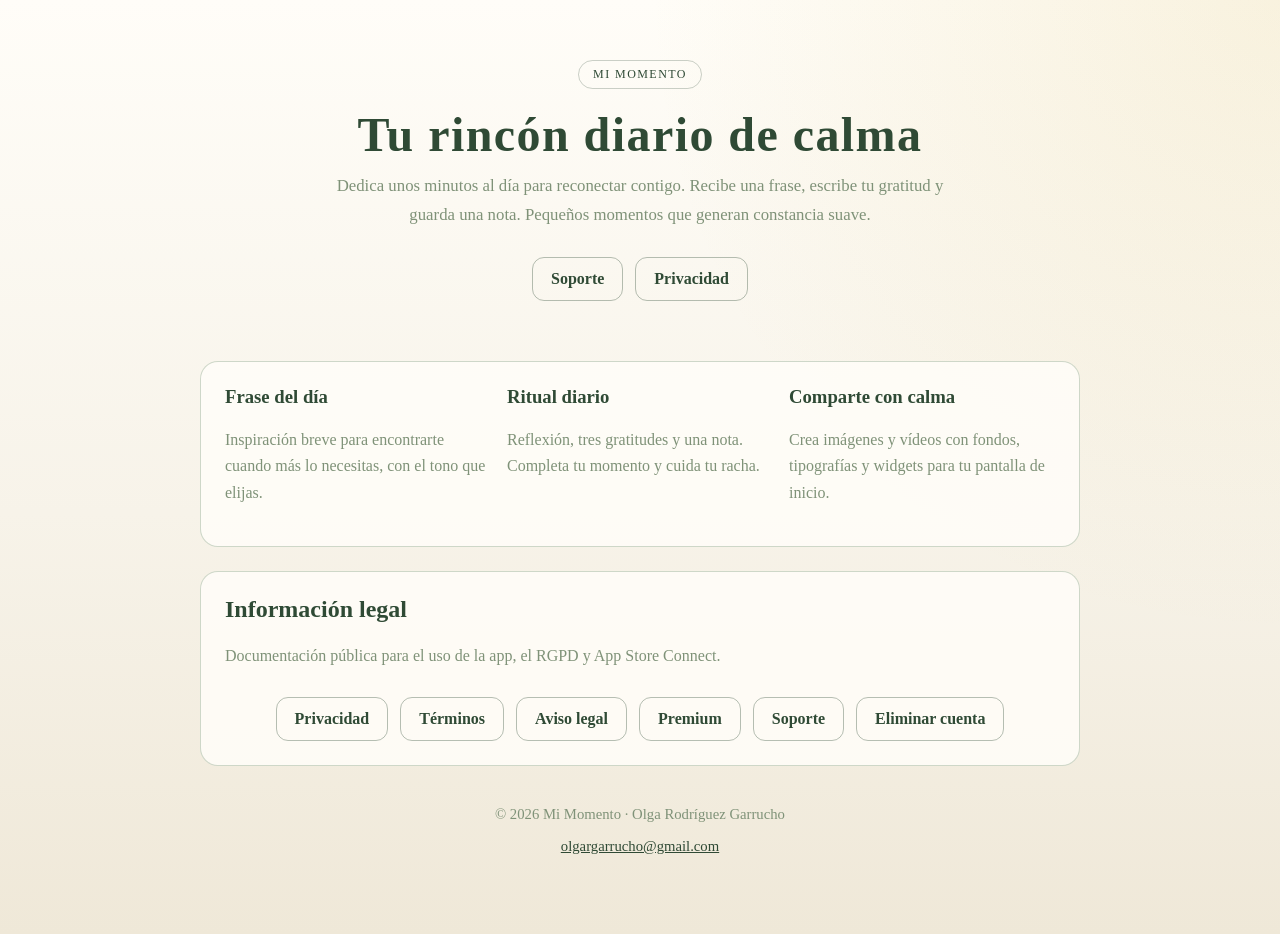
<file: index.html>
<!DOCTYPE html>
<html lang="es">
<head>
  <meta charset="UTF-8">
  <meta name="viewport" content="width=device-width, initial-scale=1.0">
  <meta name="description" content="Mi Momento: tu rincón diario de calma. Información legal, privacidad, términos y soporte.">
  <title>Mi Momento</title>
  <link rel="stylesheet" href="assets/styles.css">
</head>
<body>
  <main class="wrap">
    <section class="hero">
      <span class="badge">Mi Momento</span>
      <h1>Tu rincón diario de calma</h1>
      <p class="lead">
        Dedica unos minutos al día para reconectar contigo. Recibe una frase, escribe tu gratitud
        y guarda una nota. Pequeños momentos que generan constancia suave.
      </p>
      <div class="nav">
        <a class="button secondary" href="support.html">Soporte</a>
        <a class="button secondary" href="privacy.html">Privacidad</a>
      </div>
    </section>

    <section class="card grid grid-3">
      <article class="feature">
        <h3>Frase del día</h3>
        <p>Inspiración breve para encontrarte cuando más lo necesitas, con el tono que elijas.</p>
      </article>
      <article class="feature">
        <h3>Ritual diario</h3>
        <p>Reflexión, tres gratitudes y una nota. Completa tu momento y cuida tu racha.</p>
      </article>
      <article class="feature">
        <h3>Comparte con calma</h3>
        <p>Crea imágenes y vídeos con fondos, tipografías y widgets para tu pantalla de inicio.</p>
      </article>
    </section>

    <section class="card">
      <h2>Información legal</h2>
      <p>Documentación pública para el uso de la app, el RGPD y App Store Connect.</p>
      <div class="nav">
        <a class="button secondary" href="privacy.html">Privacidad</a>
        <a class="button secondary" href="terms.html">Términos</a>
        <a class="button secondary" href="legal.html">Aviso legal</a>
        <a class="button secondary" href="premium.html">Premium</a>
        <a class="button secondary" href="support.html">Soporte</a>
        <a class="button secondary" href="delete.html">Eliminar cuenta</a>
      </div>
    </section>

    <footer>
      <p>© 2026 Mi Momento · Olga Rodríguez Garrucho</p>
      <p><a href="mailto:olgargarrucho@gmail.com">olgargarrucho@gmail.com</a></p>
    </footer>
  </main>
</body>
</html>
</file>
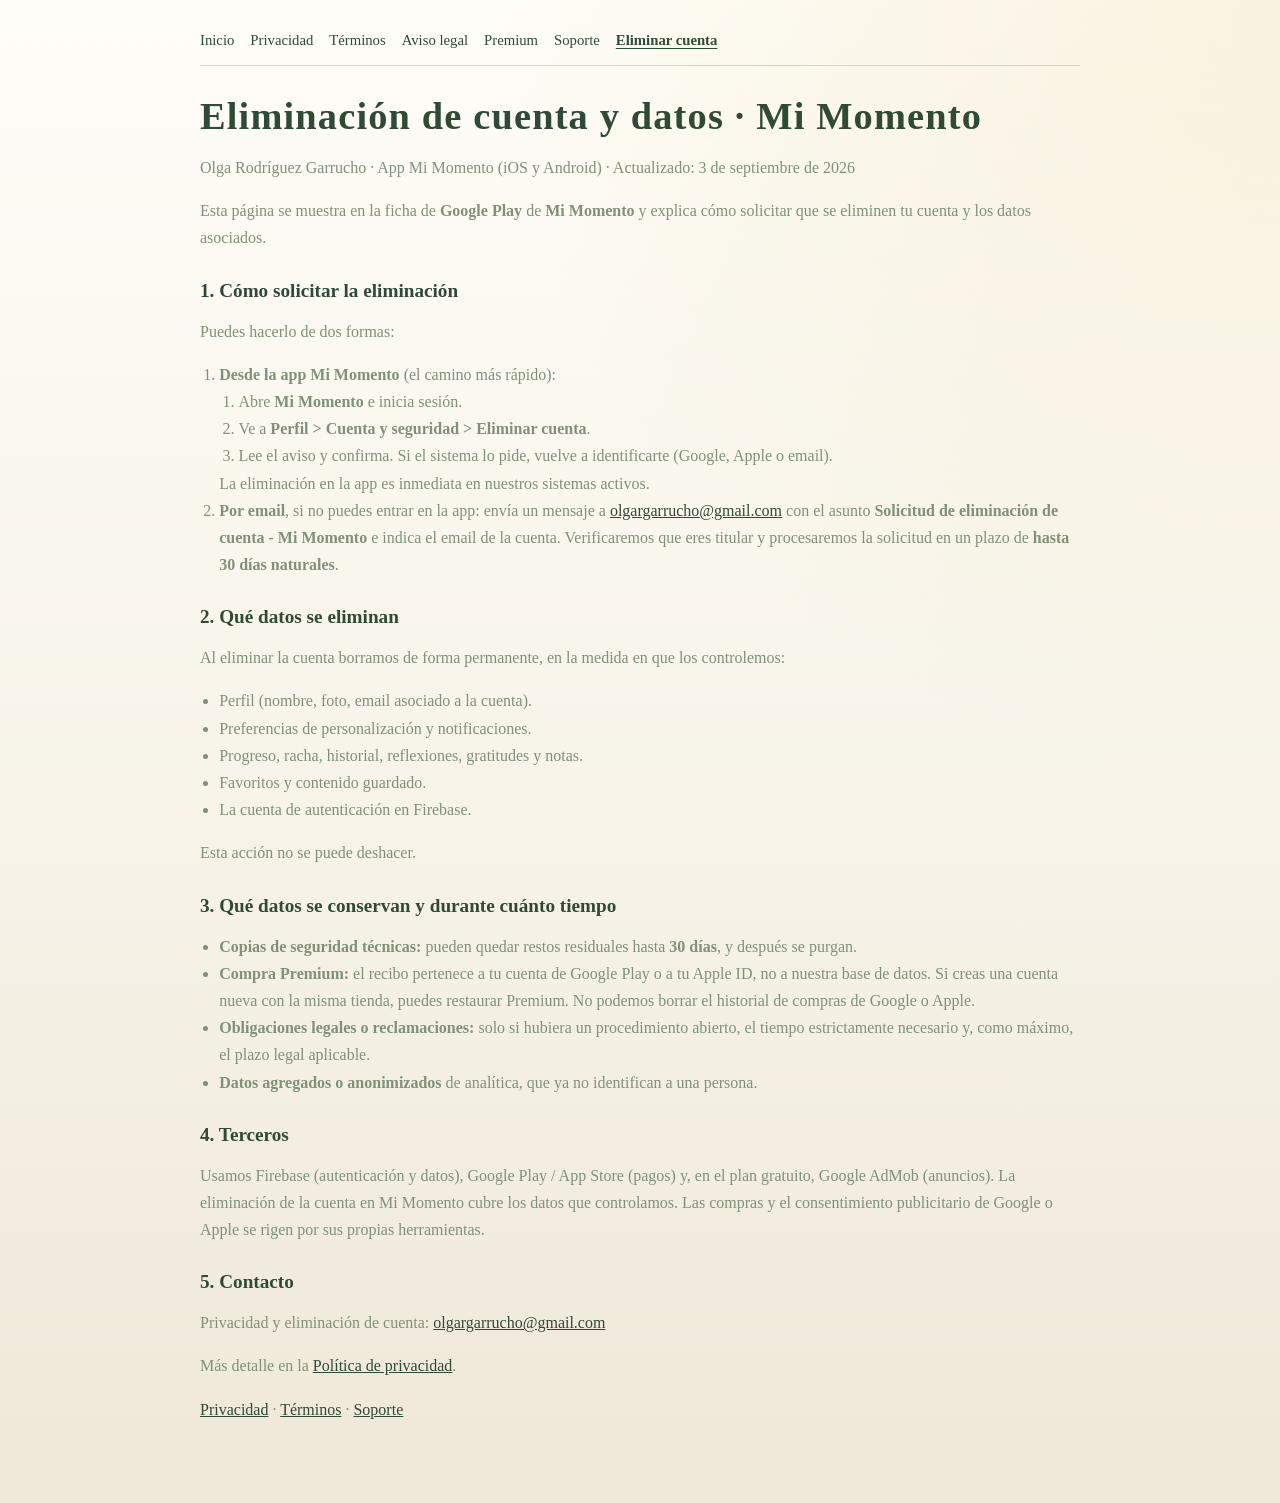
<file: delete.html>
<!DOCTYPE html>
<html lang="es">
<head>
  <meta charset="UTF-8">
  <meta name="viewport" content="width=device-width, initial-scale=1.0">
  <meta name="description" content="Cómo solicitar la eliminación de tu cuenta y datos en Mi Momento (iOS y Android).">
  <title>Eliminación de cuenta · Mi Momento</title>
  <link rel="stylesheet" href="assets/styles.css">
</head>
<body>
  <main class="wrap legal">
    <nav class="legal-nav" aria-label="Documentos legales">
      <a href="index.html">Inicio</a>
      <a href="privacy.html">Privacidad</a>
      <a href="terms.html">Términos</a>
      <a href="legal.html">Aviso legal</a>
      <a href="premium.html">Premium</a>
      <a href="support.html">Soporte</a>
      <a href="delete.html" aria-current="page">Eliminar cuenta</a>
    </nav>

    <h1>Eliminación de cuenta y datos · Mi Momento</h1>
    <p class="meta">Olga Rodríguez Garrucho · App Mi Momento (iOS y Android) · Actualizado: 3 de septiembre de 2026</p>
    <p>Esta página se muestra en la ficha de <strong>Google Play</strong> de <strong>Mi Momento</strong> y explica cómo solicitar que se eliminen tu cuenta y los datos asociados.</p>

    <h2>1. Cómo solicitar la eliminación</h2>
    <p>Puedes hacerlo de dos formas:</p>
    <ol>
      <li>
        <strong>Desde la app Mi Momento</strong> (el camino más rápido):
        <ol>
          <li>Abre <strong>Mi Momento</strong> e inicia sesión.</li>
          <li>Ve a <strong>Perfil &gt; Cuenta y seguridad &gt; Eliminar cuenta</strong>.</li>
          <li>Lee el aviso y confirma. Si el sistema lo pide, vuelve a identificarte (Google, Apple o email).</li>
        </ol>
        La eliminación en la app es inmediata en nuestros sistemas activos.
      </li>
      <li>
        <strong>Por email</strong>, si no puedes entrar en la app:
        envía un mensaje a
        <a href="mailto:olgargarrucho@gmail.com?subject=Solicitud%20de%20eliminacion%20de%20cuenta%20-%20Mi%20Momento">olgargarrucho@gmail.com</a>
        con el asunto <strong>Solicitud de eliminación de cuenta - Mi Momento</strong>
        e indica el email de la cuenta. Verificaremos que eres titular y procesaremos la solicitud
        en un plazo de <strong>hasta 30 días naturales</strong>.
      </li>
    </ol>

    <h2>2. Qué datos se eliminan</h2>
    <p>Al eliminar la cuenta borramos de forma permanente, en la medida en que los controlemos:</p>
    <ul>
      <li>Perfil (nombre, foto, email asociado a la cuenta).</li>
      <li>Preferencias de personalización y notificaciones.</li>
      <li>Progreso, racha, historial, reflexiones, gratitudes y notas.</li>
      <li>Favoritos y contenido guardado.</li>
      <li>La cuenta de autenticación en Firebase.</li>
    </ul>
    <p>Esta acción no se puede deshacer.</p>

    <h2>3. Qué datos se conservan y durante cuánto tiempo</h2>
    <ul>
      <li><strong>Copias de seguridad técnicas:</strong> pueden quedar restos residuales hasta <strong>30 días</strong>, y después se purgan.</li>
      <li><strong>Compra Premium:</strong> el recibo pertenece a tu cuenta de Google Play o a tu Apple ID, no a nuestra base de datos. Si creas una cuenta nueva con la misma tienda, puedes restaurar Premium. No podemos borrar el historial de compras de Google o Apple.</li>
      <li><strong>Obligaciones legales o reclamaciones:</strong> solo si hubiera un procedimiento abierto, el tiempo estrictamente necesario y, como máximo, el plazo legal aplicable.</li>
      <li><strong>Datos agregados o anonimizados</strong> de analítica, que ya no identifican a una persona.</li>
    </ul>

    <h2>4. Terceros</h2>
    <p>Usamos Firebase (autenticación y datos), Google Play / App Store (pagos) y, en el plan gratuito, Google AdMob (anuncios). La eliminación de la cuenta en Mi Momento cubre los datos que controlamos. Las compras y el consentimiento publicitario de Google o Apple se rigen por sus propias herramientas.</p>

    <h2>5. Contacto</h2>
    <p>Privacidad y eliminación de cuenta: <a href="mailto:olgargarrucho@gmail.com">olgargarrucho@gmail.com</a></p>
    <p>Más detalle en la <a href="privacy.html">Política de privacidad</a>.</p>

    <p class="meta">
      <a href="privacy.html">Privacidad</a> ·
      <a href="terms.html">Términos</a> ·
      <a href="support.html">Soporte</a>
    </p>
  </main>
</body>
</html>
</file>
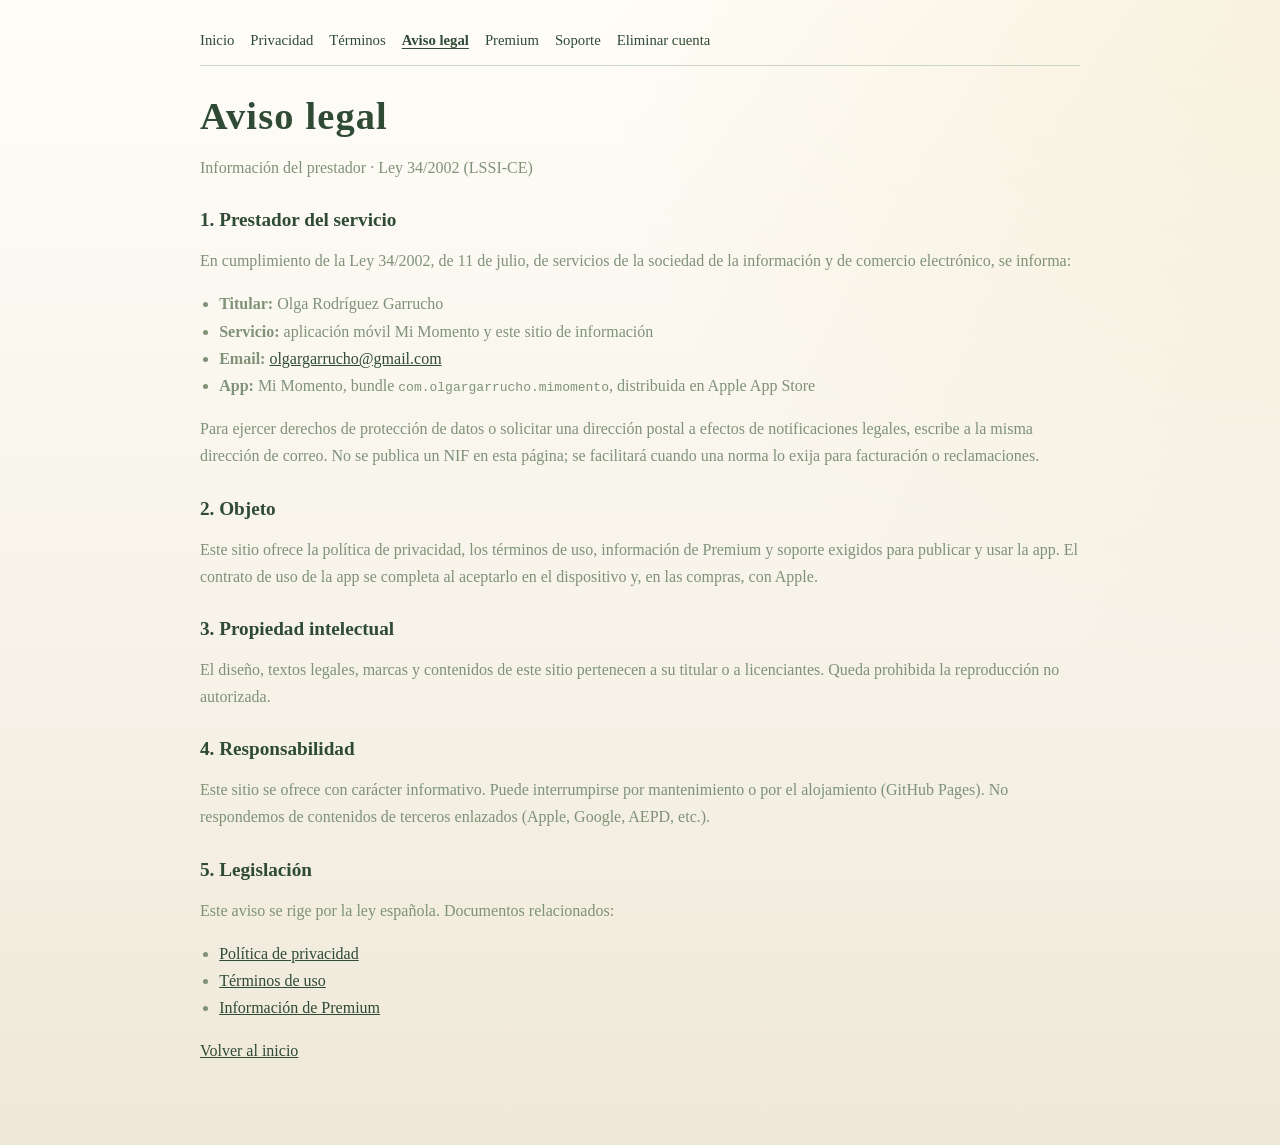
<file: legal.html>
<!DOCTYPE html>
<html lang="es">
<head>
  <meta charset="UTF-8">
  <meta name="viewport" content="width=device-width, initial-scale=1.0">
  <meta name="description" content="Aviso legal de Mi Momento. Identificación del prestador del servicio conforme a la LSSI-CE.">
  <title>Aviso legal · Mi Momento</title>
  <link rel="stylesheet" href="assets/styles.css">
</head>
<body>
  <main class="wrap legal">
    <nav class="legal-nav" aria-label="Documentos legales">
      <a href="index.html">Inicio</a>
      <a href="privacy.html">Privacidad</a>
      <a href="terms.html">Términos</a>
      <a href="legal.html" aria-current="page">Aviso legal</a>
      <a href="premium.html">Premium</a>
      <a href="support.html">Soporte</a>
      <a href="delete.html">Eliminar cuenta</a>
    </nav>

    <h1>Aviso legal</h1>
    <p class="meta">Información del prestador · Ley 34/2002 (LSSI-CE)</p>

    <h2>1. Prestador del servicio</h2>
    <p>En cumplimiento de la Ley 34/2002, de 11 de julio, de servicios de la sociedad de la información y de comercio electrónico, se informa:</p>
    <ul>
      <li><strong>Titular:</strong> Olga Rodríguez Garrucho</li>
      <li><strong>Servicio:</strong> aplicación móvil Mi Momento y este sitio de información</li>
      <li><strong>Email:</strong> <a href="mailto:olgargarrucho@gmail.com">olgargarrucho@gmail.com</a></li>
      <li><strong>App:</strong> Mi Momento, bundle <code>com.olgargarrucho.mimomento</code>, distribuida en Apple App Store</li>
    </ul>
    <p>Para ejercer derechos de protección de datos o solicitar una dirección postal a efectos de notificaciones legales, escribe a la misma dirección de correo. No se publica un NIF en esta página; se facilitará cuando una norma lo exija para facturación o reclamaciones.</p>

    <h2>2. Objeto</h2>
    <p>Este sitio ofrece la política de privacidad, los términos de uso, información de Premium y soporte exigidos para publicar y usar la app. El contrato de uso de la app se completa al aceptarlo en el dispositivo y, en las compras, con Apple.</p>

    <h2>3. Propiedad intelectual</h2>
    <p>El diseño, textos legales, marcas y contenidos de este sitio pertenecen a su titular o a licenciantes. Queda prohibida la reproducción no autorizada.</p>

    <h2>4. Responsabilidad</h2>
    <p>Este sitio se ofrece con carácter informativo. Puede interrumpirse por mantenimiento o por el alojamiento (GitHub Pages). No respondemos de contenidos de terceros enlazados (Apple, Google, AEPD, etc.).</p>

    <h2>5. Legislación</h2>
    <p>Este aviso se rige por la ley española. Documentos relacionados:</p>
    <ul>
      <li><a href="privacy.html">Política de privacidad</a></li>
      <li><a href="terms.html">Términos de uso</a></li>
      <li><a href="premium.html">Información de Premium</a></li>
    </ul>

    <p class="meta"><a href="index.html">Volver al inicio</a></p>
  </main>
</body>
</html>
</file>
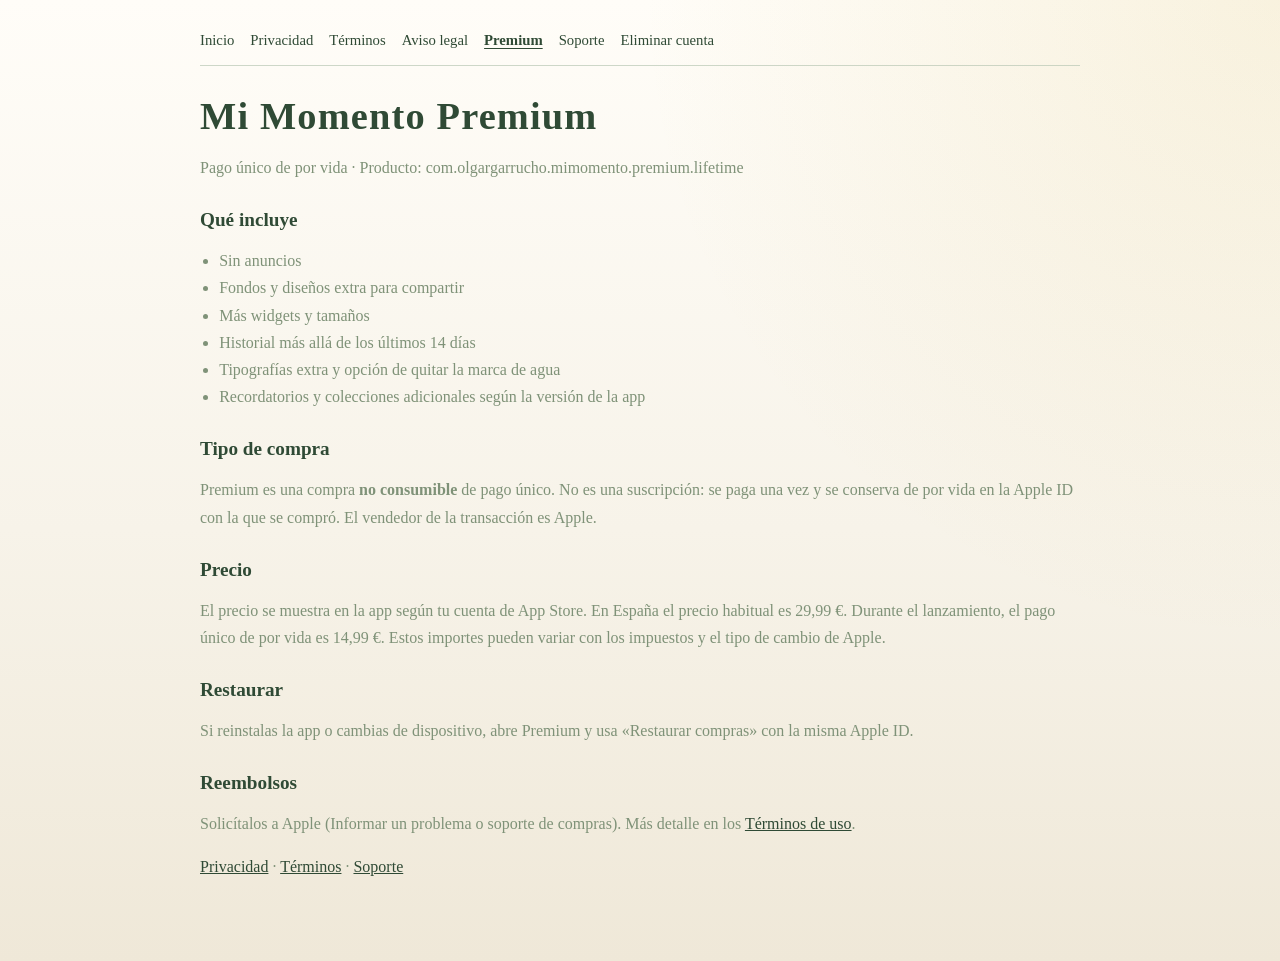
<file: premium.html>
<!DOCTYPE html>
<html lang="es">
<head>
  <meta charset="UTF-8">
  <meta name="viewport" content="width=device-width, initial-scale=1.0">
  <meta name="description" content="Información de Mi Momento Premium: pago único de por vida, qué incluye y cómo restaurar.">
  <title>Premium · Mi Momento</title>
  <link rel="stylesheet" href="assets/styles.css">
</head>
<body>
  <main class="wrap legal">
    <nav class="legal-nav" aria-label="Documentos legales">
      <a href="index.html">Inicio</a>
      <a href="privacy.html">Privacidad</a>
      <a href="terms.html">Términos</a>
      <a href="legal.html">Aviso legal</a>
      <a href="premium.html" aria-current="page">Premium</a>
      <a href="support.html">Soporte</a>
      <a href="delete.html">Eliminar cuenta</a>
    </nav>

    <h1>Mi Momento Premium</h1>
    <p class="meta">Pago único de por vida · Producto: com.olgargarrucho.mimomento.premium.lifetime</p>

    <h2>Qué incluye</h2>
    <ul>
      <li>Sin anuncios</li>
      <li>Fondos y diseños extra para compartir</li>
      <li>Más widgets y tamaños</li>
      <li>Historial más allá de los últimos 14 días</li>
      <li>Tipografías extra y opción de quitar la marca de agua</li>
      <li>Recordatorios y colecciones adicionales según la versión de la app</li>
    </ul>

    <h2>Tipo de compra</h2>
    <p>Premium es una compra <strong>no consumible</strong> de pago único. No es una suscripción: se paga una vez y se conserva de por vida en la Apple ID con la que se compró. El vendedor de la transacción es Apple.</p>

    <h2>Precio</h2>
    <p>El precio se muestra en la app según tu cuenta de App Store. En España el precio habitual es 29,99&nbsp;€. Durante el lanzamiento, el pago único de por vida es 14,99&nbsp;€. Estos importes pueden variar con los impuestos y el tipo de cambio de Apple.</p>

    <h2>Restaurar</h2>
    <p>Si reinstalas la app o cambias de dispositivo, abre Premium y usa «Restaurar compras» con la misma Apple ID.</p>

    <h2>Reembolsos</h2>
    <p>Solicítalos a Apple (Informar un problema o soporte de compras). Más detalle en los <a href="terms.html">Términos de uso</a>.</p>

    <p class="meta">
      <a href="privacy.html">Privacidad</a> ·
      <a href="terms.html">Términos</a> ·
      <a href="support.html">Soporte</a>
    </p>
  </main>
</body>
</html>
</file>
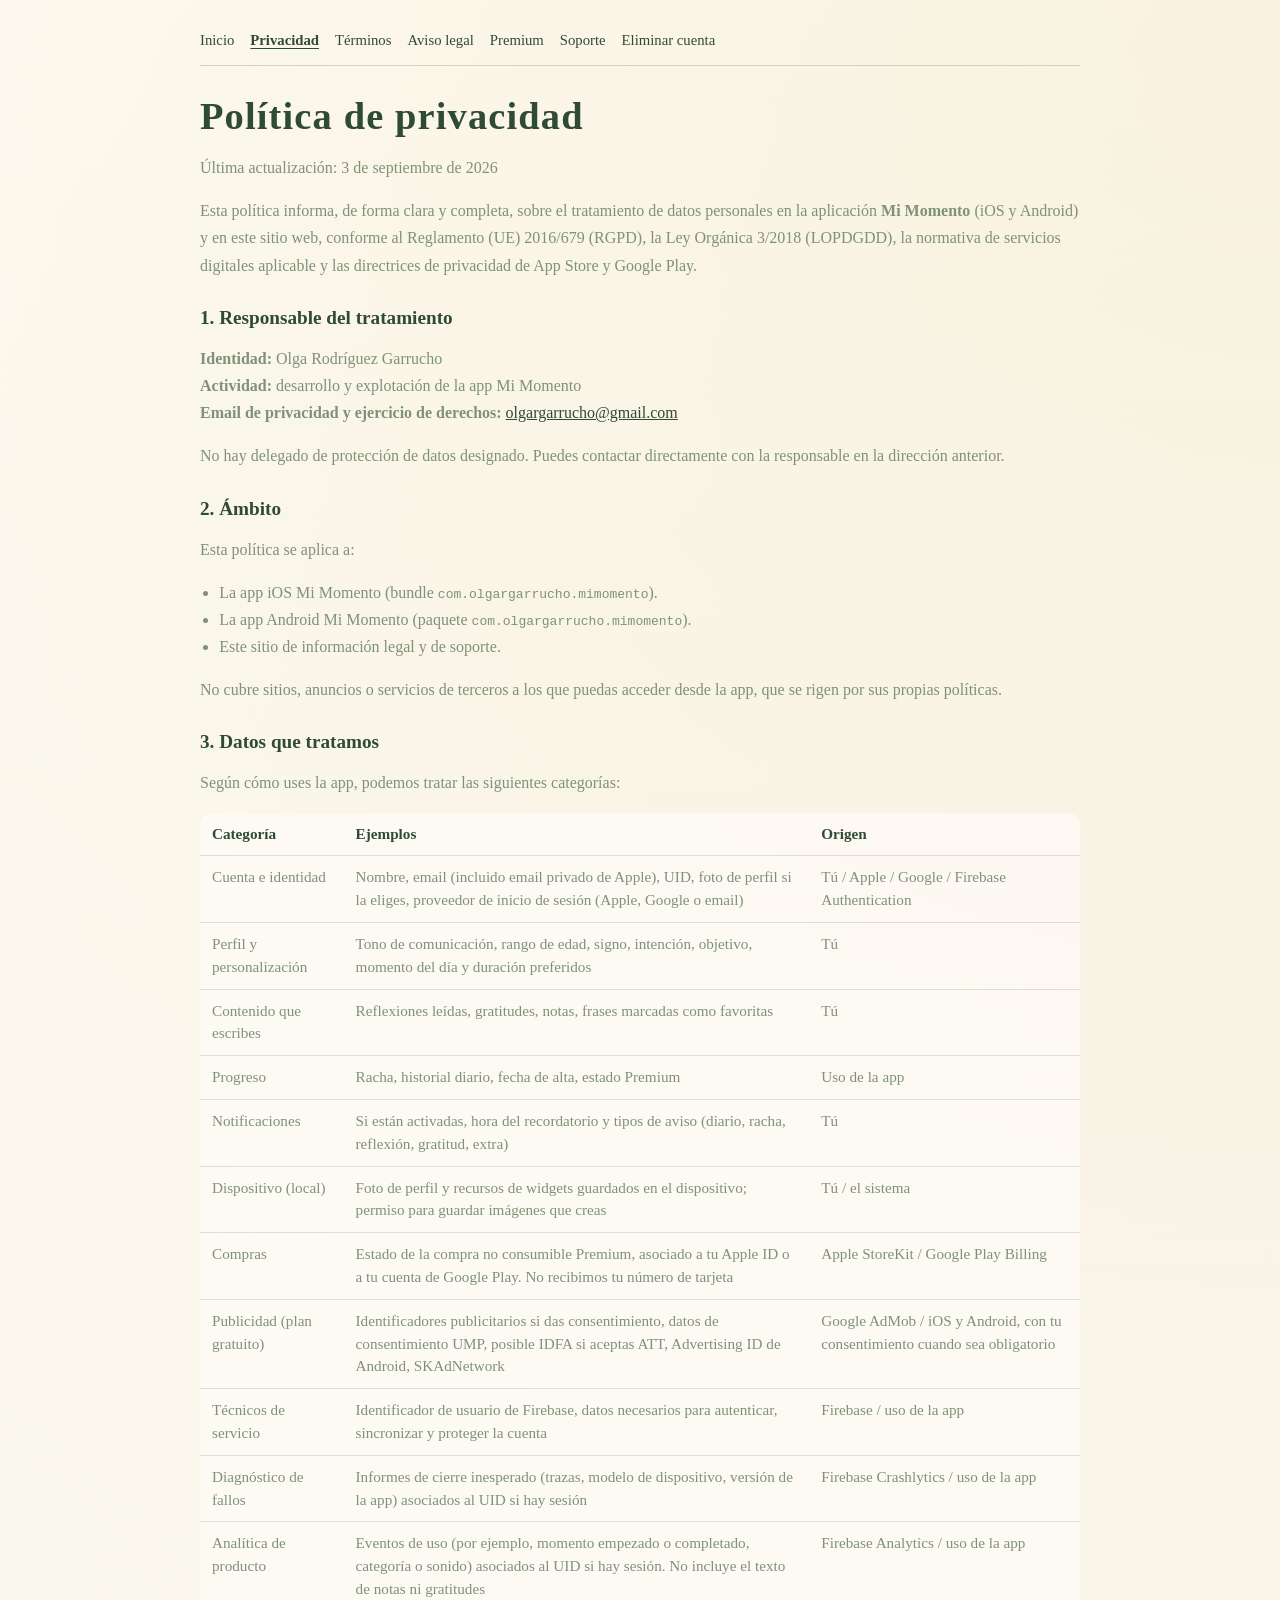
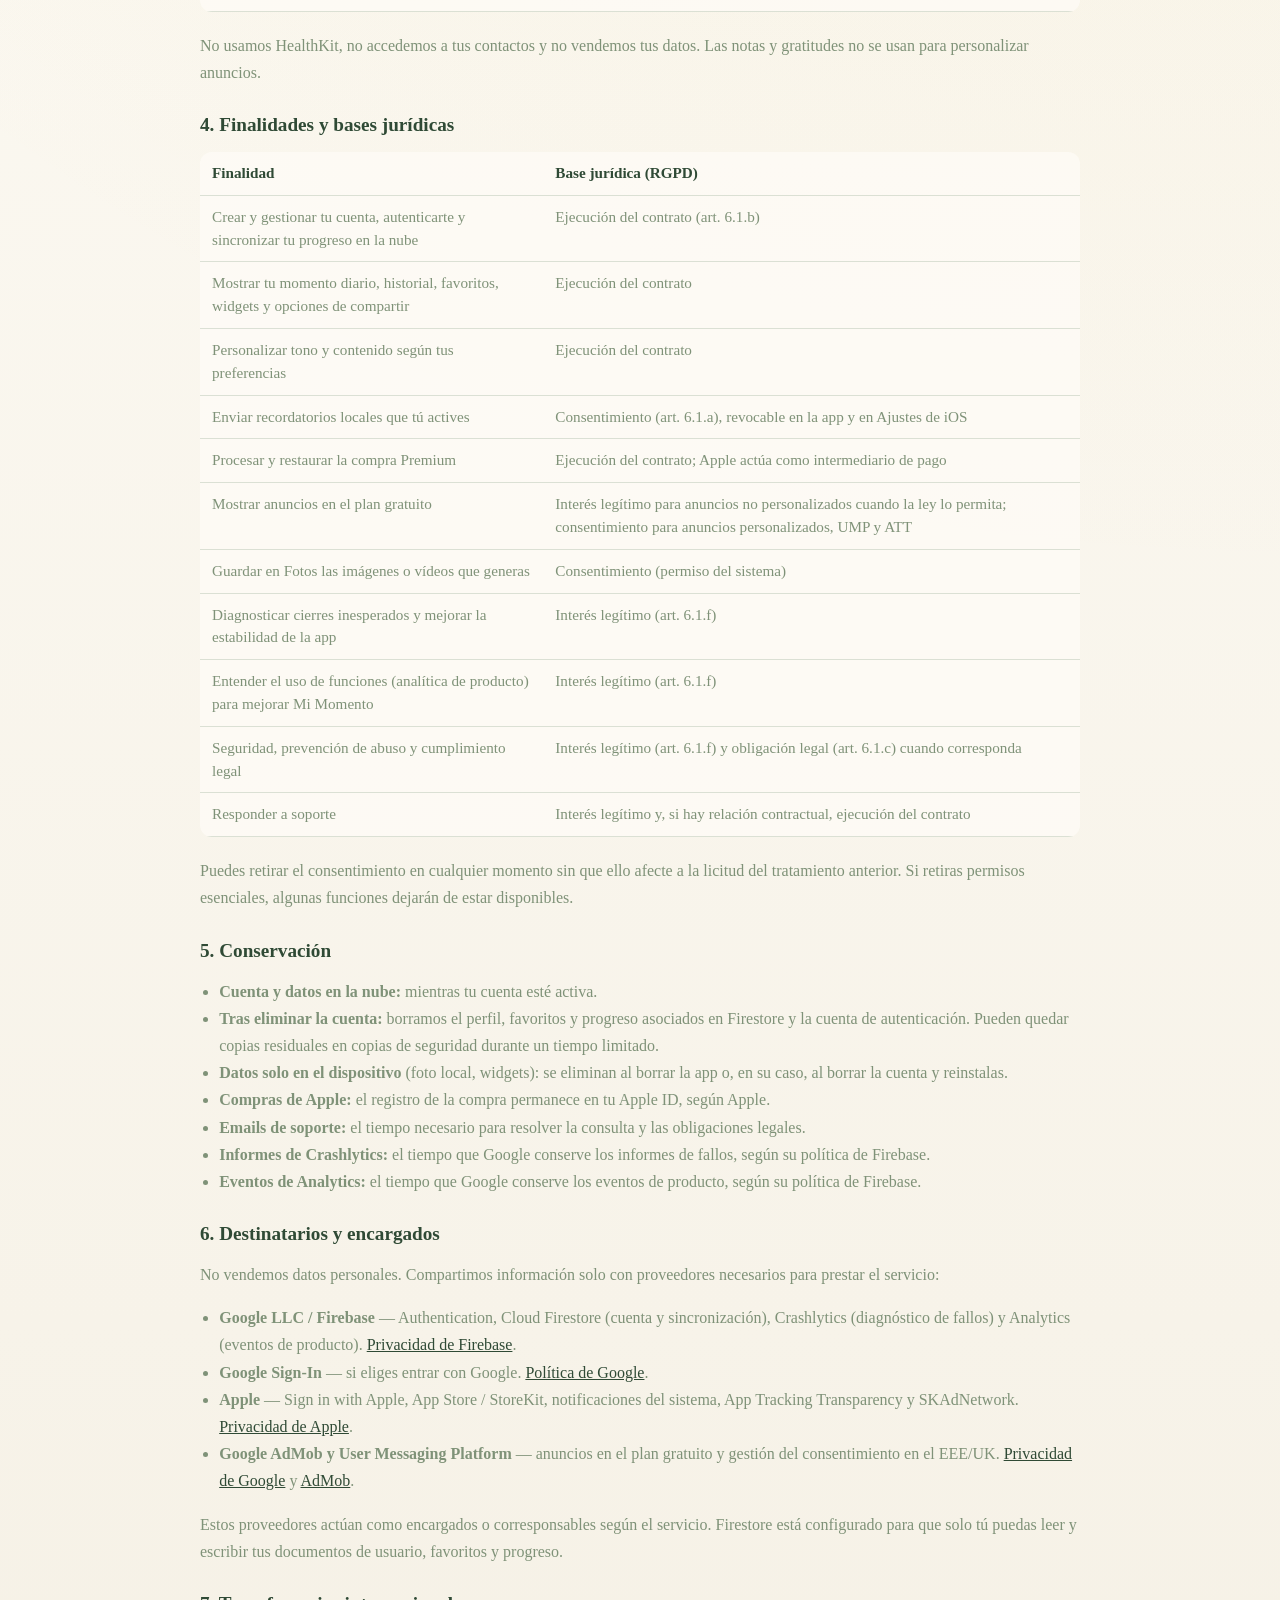
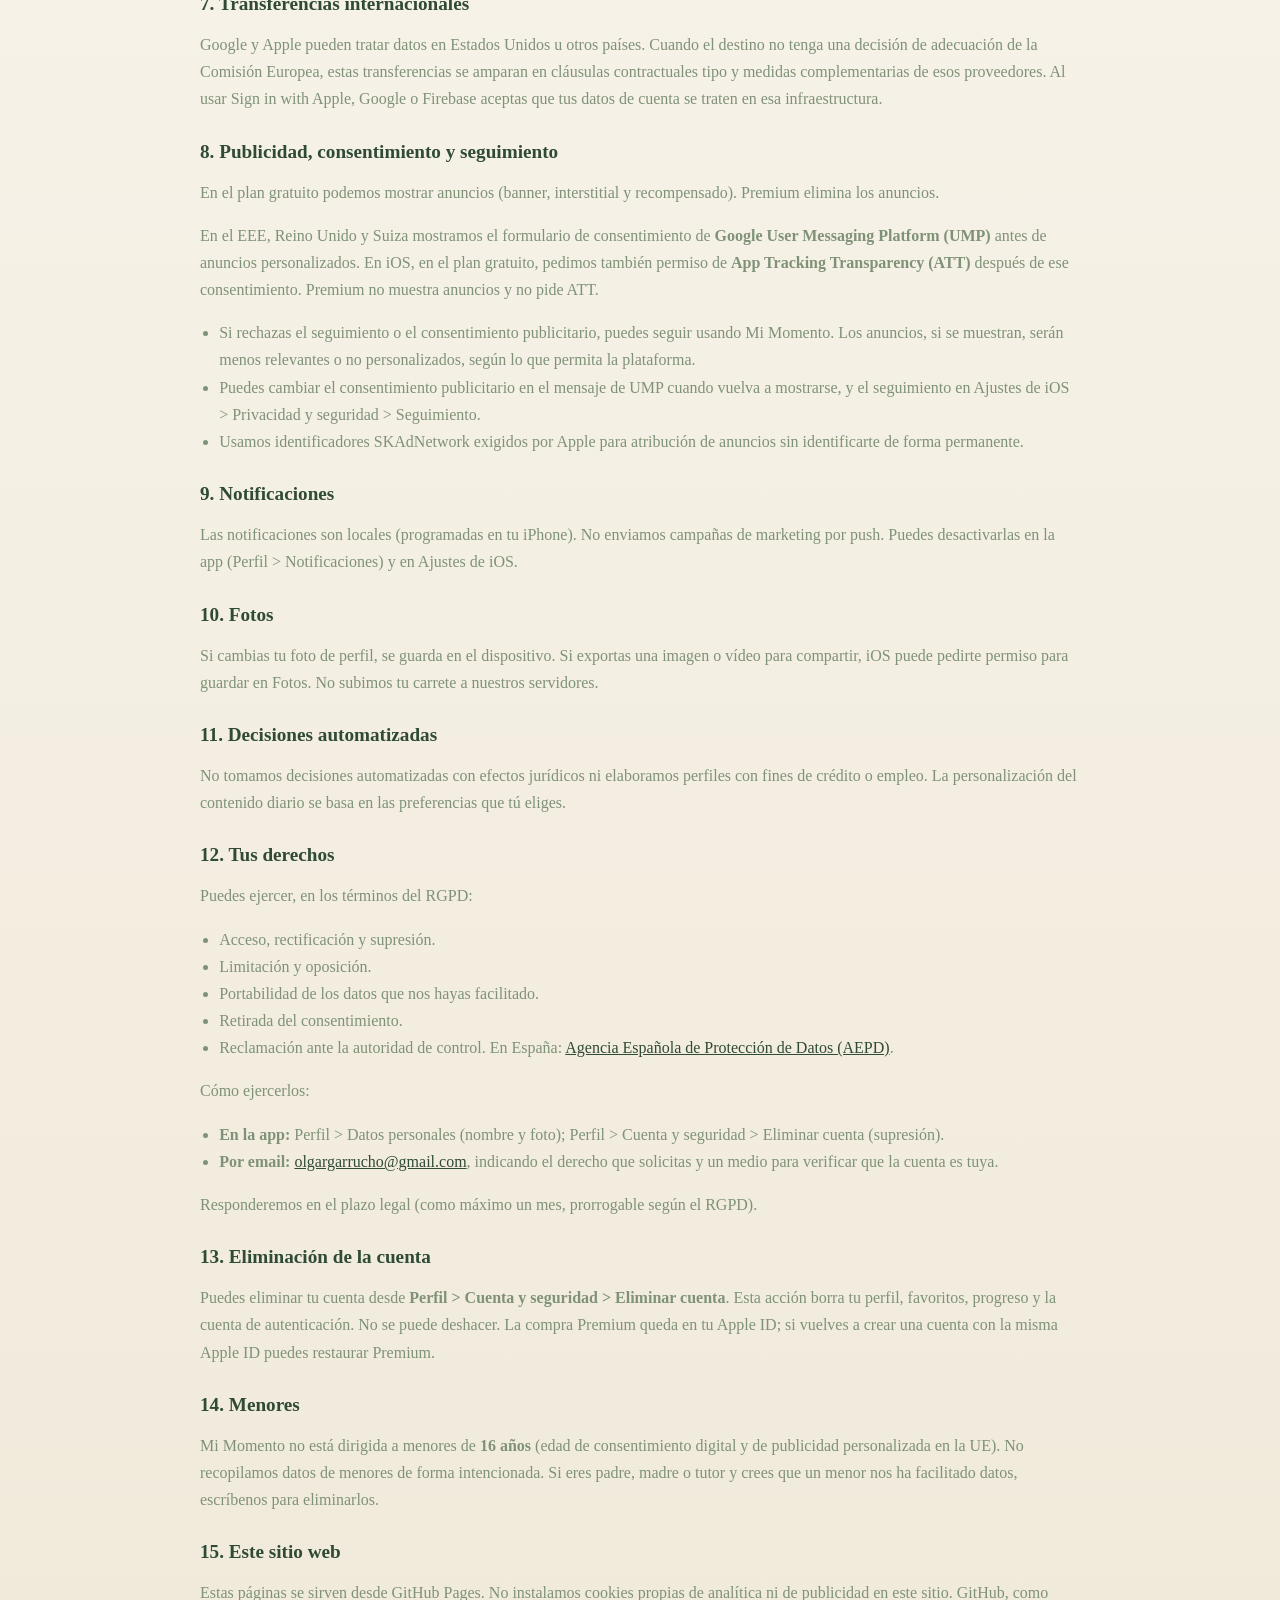
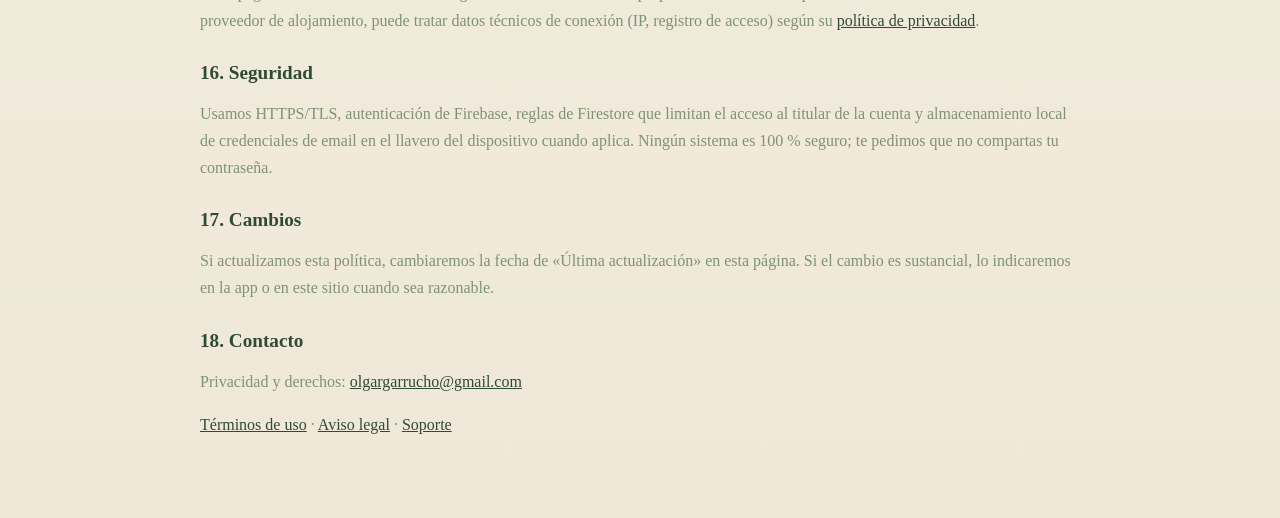
<file: privacy.html>
<!DOCTYPE html>
<html lang="es">
<head>
  <meta charset="UTF-8">
  <meta name="viewport" content="width=device-width, initial-scale=1.0">
  <meta name="description" content="Política de privacidad de Mi Momento. Información sobre el tratamiento de datos personales conforme al RGPD, la LOPDGDD y los requisitos de App Store.">
  <title>Política de privacidad · Mi Momento</title>
  <link rel="stylesheet" href="assets/styles.css">
</head>
<body>
  <main class="wrap legal">
    <nav class="legal-nav" aria-label="Documentos legales">
      <a href="index.html">Inicio</a>
      <a href="privacy.html" aria-current="page">Privacidad</a>
      <a href="terms.html">Términos</a>
      <a href="legal.html">Aviso legal</a>
      <a href="premium.html">Premium</a>
      <a href="support.html">Soporte</a>
      <a href="delete.html">Eliminar cuenta</a>
    </nav>

    <h1>Política de privacidad</h1>
    <p class="meta">Última actualización: 3 de septiembre de 2026</p>
    <p>Esta política informa, de forma clara y completa, sobre el tratamiento de datos personales en la aplicación <strong>Mi Momento</strong> (iOS y Android) y en este sitio web, conforme al Reglamento (UE) 2016/679 (RGPD), la Ley Orgánica 3/2018 (LOPDGDD), la normativa de servicios digitales aplicable y las directrices de privacidad de App Store y Google Play.</p>

    <h2>1. Responsable del tratamiento</h2>
    <p><strong>Identidad:</strong> Olga Rodríguez Garrucho<br>
      <strong>Actividad:</strong> desarrollo y explotación de la app Mi Momento<br>
      <strong>Email de privacidad y ejercicio de derechos:</strong> <a href="mailto:olgargarrucho@gmail.com">olgargarrucho@gmail.com</a></p>
    <p>No hay delegado de protección de datos designado. Puedes contactar directamente con la responsable en la dirección anterior.</p>

    <h2>2. Ámbito</h2>
    <p>Esta política se aplica a:</p>
    <ul>
      <li>La app iOS Mi Momento (bundle <code>com.olgargarrucho.mimomento</code>).</li>
      <li>La app Android Mi Momento (paquete <code>com.olgargarrucho.mimomento</code>).</li>
      <li>Este sitio de información legal y de soporte.</li>
    </ul>
    <p>No cubre sitios, anuncios o servicios de terceros a los que puedas acceder desde la app, que se rigen por sus propias políticas.</p>

    <h2>3. Datos que tratamos</h2>
    <p>Según cómo uses la app, podemos tratar las siguientes categorías:</p>
    <table>
      <thead>
        <tr>
          <th>Categoría</th>
          <th>Ejemplos</th>
          <th>Origen</th>
        </tr>
      </thead>
      <tbody>
        <tr>
          <td>Cuenta e identidad</td>
          <td>Nombre, email (incluido email privado de Apple), UID, foto de perfil si la eliges, proveedor de inicio de sesión (Apple, Google o email)</td>
          <td>Tú / Apple / Google / Firebase Authentication</td>
        </tr>
        <tr>
          <td>Perfil y personalización</td>
          <td>Tono de comunicación, rango de edad, signo, intención, objetivo, momento del día y duración preferidos</td>
          <td>Tú</td>
        </tr>
        <tr>
          <td>Contenido que escribes</td>
          <td>Reflexiones leídas, gratitudes, notas, frases marcadas como favoritas</td>
          <td>Tú</td>
        </tr>
        <tr>
          <td>Progreso</td>
          <td>Racha, historial diario, fecha de alta, estado Premium</td>
          <td>Uso de la app</td>
        </tr>
        <tr>
          <td>Notificaciones</td>
          <td>Si están activadas, hora del recordatorio y tipos de aviso (diario, racha, reflexión, gratitud, extra)</td>
          <td>Tú</td>
        </tr>
        <tr>
          <td>Dispositivo (local)</td>
          <td>Foto de perfil y recursos de widgets guardados en el dispositivo; permiso para guardar imágenes que creas</td>
          <td>Tú / el sistema</td>
        </tr>
        <tr>
          <td>Compras</td>
          <td>Estado de la compra no consumible Premium, asociado a tu Apple ID o a tu cuenta de Google Play. No recibimos tu número de tarjeta</td>
          <td>Apple StoreKit / Google Play Billing</td>
        </tr>
        <tr>
          <td>Publicidad (plan gratuito)</td>
          <td>Identificadores publicitarios si das consentimiento, datos de consentimiento UMP, posible IDFA si aceptas ATT, Advertising ID de Android, SKAdNetwork</td>
          <td>Google AdMob / iOS y Android, con tu consentimiento cuando sea obligatorio</td>
        </tr>
        <tr>
          <td>Técnicos de servicio</td>
          <td>Identificador de usuario de Firebase, datos necesarios para autenticar, sincronizar y proteger la cuenta</td>
          <td>Firebase / uso de la app</td>
        </tr>
        <tr>
          <td>Diagnóstico de fallos</td>
          <td>Informes de cierre inesperado (trazas, modelo de dispositivo, versión de la app) asociados al UID si hay sesión</td>
          <td>Firebase Crashlytics / uso de la app</td>
        </tr>
        <tr>
          <td>Analítica de producto</td>
          <td>Eventos de uso (por ejemplo, momento empezado o completado, categoría o sonido) asociados al UID si hay sesión. No incluye el texto de notas ni gratitudes</td>
          <td>Firebase Analytics / uso de la app</td>
        </tr>
      </tbody>
    </table>
    <p>No usamos HealthKit, no accedemos a tus contactos y no vendemos tus datos. Las notas y gratitudes no se usan para personalizar anuncios.</p>

    <h2>4. Finalidades y bases jurídicas</h2>
    <table>
      <thead>
        <tr>
          <th>Finalidad</th>
          <th>Base jurídica (RGPD)</th>
        </tr>
      </thead>
      <tbody>
        <tr>
          <td>Crear y gestionar tu cuenta, autenticarte y sincronizar tu progreso en la nube</td>
          <td>Ejecución del contrato (art. 6.1.b)</td>
        </tr>
        <tr>
          <td>Mostrar tu momento diario, historial, favoritos, widgets y opciones de compartir</td>
          <td>Ejecución del contrato</td>
        </tr>
        <tr>
          <td>Personalizar tono y contenido según tus preferencias</td>
          <td>Ejecución del contrato</td>
        </tr>
        <tr>
          <td>Enviar recordatorios locales que tú actives</td>
          <td>Consentimiento (art. 6.1.a), revocable en la app y en Ajustes de iOS</td>
        </tr>
        <tr>
          <td>Procesar y restaurar la compra Premium</td>
          <td>Ejecución del contrato; Apple actúa como intermediario de pago</td>
        </tr>
        <tr>
          <td>Mostrar anuncios en el plan gratuito</td>
          <td>Interés legítimo para anuncios no personalizados cuando la ley lo permita; consentimiento para anuncios personalizados, UMP y ATT</td>
        </tr>
        <tr>
          <td>Guardar en Fotos las imágenes o vídeos que generas</td>
          <td>Consentimiento (permiso del sistema)</td>
        </tr>
        <tr>
          <td>Diagnosticar cierres inesperados y mejorar la estabilidad de la app</td>
          <td>Interés legítimo (art. 6.1.f)</td>
        </tr>
        <tr>
          <td>Entender el uso de funciones (analítica de producto) para mejorar Mi Momento</td>
          <td>Interés legítimo (art. 6.1.f)</td>
        </tr>
        <tr>
          <td>Seguridad, prevención de abuso y cumplimiento legal</td>
          <td>Interés legítimo (art. 6.1.f) y obligación legal (art. 6.1.c) cuando corresponda</td>
        </tr>
        <tr>
          <td>Responder a soporte</td>
          <td>Interés legítimo y, si hay relación contractual, ejecución del contrato</td>
        </tr>
      </tbody>
    </table>
    <p>Puedes retirar el consentimiento en cualquier momento sin que ello afecte a la licitud del tratamiento anterior. Si retiras permisos esenciales, algunas funciones dejarán de estar disponibles.</p>

    <h2>5. Conservación</h2>
    <ul>
      <li><strong>Cuenta y datos en la nube:</strong> mientras tu cuenta esté activa.</li>
      <li><strong>Tras eliminar la cuenta:</strong> borramos el perfil, favoritos y progreso asociados en Firestore y la cuenta de autenticación. Pueden quedar copias residuales en copias de seguridad durante un tiempo limitado.</li>
      <li><strong>Datos solo en el dispositivo</strong> (foto local, widgets): se eliminan al borrar la app o, en su caso, al borrar la cuenta y reinstalas.</li>
      <li><strong>Compras de Apple:</strong> el registro de la compra permanece en tu Apple ID, según Apple.</li>
      <li><strong>Emails de soporte:</strong> el tiempo necesario para resolver la consulta y las obligaciones legales.</li>
      <li><strong>Informes de Crashlytics:</strong> el tiempo que Google conserve los informes de fallos, según su política de Firebase.</li>
      <li><strong>Eventos de Analytics:</strong> el tiempo que Google conserve los eventos de producto, según su política de Firebase.</li>
    </ul>

    <h2>6. Destinatarios y encargados</h2>
    <p>No vendemos datos personales. Compartimos información solo con proveedores necesarios para prestar el servicio:</p>
    <ul>
      <li><strong>Google LLC / Firebase</strong> — Authentication, Cloud Firestore (cuenta y sincronización), Crashlytics (diagnóstico de fallos) y Analytics (eventos de producto). <a href="https://firebase.google.com/support/privacy">Privacidad de Firebase</a>.</li>
      <li><strong>Google Sign-In</strong> — si eliges entrar con Google. <a href="https://policies.google.com/privacy">Política de Google</a>.</li>
      <li><strong>Apple</strong> — Sign in with Apple, App Store / StoreKit, notificaciones del sistema, App Tracking Transparency y SKAdNetwork. <a href="https://www.apple.com/legal/privacy/">Privacidad de Apple</a>.</li>
      <li><strong>Google AdMob y User Messaging Platform</strong> — anuncios en el plan gratuito y gestión del consentimiento en el EEE/UK. <a href="https://policies.google.com/privacy">Privacidad de Google</a> y <a href="https://support.google.com/admob/answer/6128543">AdMob</a>.</li>
    </ul>
    <p>Estos proveedores actúan como encargados o corresponsables según el servicio. Firestore está configurado para que solo tú puedas leer y escribir tus documentos de usuario, favoritos y progreso.</p>

    <h2>7. Transferencias internacionales</h2>
    <p>Google y Apple pueden tratar datos en Estados Unidos u otros países. Cuando el destino no tenga una decisión de adecuación de la Comisión Europea, estas transferencias se amparan en cláusulas contractuales tipo y medidas complementarias de esos proveedores. Al usar Sign in with Apple, Google o Firebase aceptas que tus datos de cuenta se traten en esa infraestructura.</p>

    <h2>8. Publicidad, consentimiento y seguimiento</h2>
    <p>En el plan gratuito podemos mostrar anuncios (banner, interstitial y recompensado). Premium elimina los anuncios.</p>
    <p>En el EEE, Reino Unido y Suiza mostramos el formulario de consentimiento de <strong>Google User Messaging Platform (UMP)</strong> antes de anuncios personalizados. En iOS, en el plan gratuito, pedimos también permiso de <strong>App Tracking Transparency (ATT)</strong> después de ese consentimiento. Premium no muestra anuncios y no pide ATT.</p>
    <ul>
      <li>Si rechazas el seguimiento o el consentimiento publicitario, puedes seguir usando Mi Momento. Los anuncios, si se muestran, serán menos relevantes o no personalizados, según lo que permita la plataforma.</li>
      <li>Puedes cambiar el consentimiento publicitario en el mensaje de UMP cuando vuelva a mostrarse, y el seguimiento en Ajustes de iOS &gt; Privacidad y seguridad &gt; Seguimiento.</li>
      <li>Usamos identificadores SKAdNetwork exigidos por Apple para atribución de anuncios sin identificarte de forma permanente.</li>
    </ul>

    <h2>9. Notificaciones</h2>
    <p>Las notificaciones son locales (programadas en tu iPhone). No enviamos campañas de marketing por push. Puedes desactivarlas en la app (Perfil &gt; Notificaciones) y en Ajustes de iOS.</p>

    <h2>10. Fotos</h2>
    <p>Si cambias tu foto de perfil, se guarda en el dispositivo. Si exportas una imagen o vídeo para compartir, iOS puede pedirte permiso para guardar en Fotos. No subimos tu carrete a nuestros servidores.</p>

    <h2>11. Decisiones automatizadas</h2>
    <p>No tomamos decisiones automatizadas con efectos jurídicos ni elaboramos perfiles con fines de crédito o empleo. La personalización del contenido diario se basa en las preferencias que tú eliges.</p>

    <h2>12. Tus derechos</h2>
    <p>Puedes ejercer, en los términos del RGPD:</p>
    <ul>
      <li>Acceso, rectificación y supresión.</li>
      <li>Limitación y oposición.</li>
      <li>Portabilidad de los datos que nos hayas facilitado.</li>
      <li>Retirada del consentimiento.</li>
      <li>Reclamación ante la autoridad de control. En España: <a href="https://www.aepd.es">Agencia Española de Protección de Datos (AEPD)</a>.</li>
    </ul>
    <p>Cómo ejercerlos:</p>
    <ul>
      <li><strong>En la app:</strong> Perfil &gt; Datos personales (nombre y foto); Perfil &gt; Cuenta y seguridad &gt; Eliminar cuenta (supresión).</li>
      <li><strong>Por email:</strong> <a href="mailto:olgargarrucho@gmail.com">olgargarrucho@gmail.com</a>, indicando el derecho que solicitas y un medio para verificar que la cuenta es tuya.</li>
    </ul>
    <p>Responderemos en el plazo legal (como máximo un mes, prorrogable según el RGPD).</p>

    <h2>13. Eliminación de la cuenta</h2>
    <p>Puedes eliminar tu cuenta desde <strong>Perfil &gt; Cuenta y seguridad &gt; Eliminar cuenta</strong>. Esta acción borra tu perfil, favoritos, progreso y la cuenta de autenticación. No se puede deshacer. La compra Premium queda en tu Apple ID; si vuelves a crear una cuenta con la misma Apple ID puedes restaurar Premium.</p>

    <h2>14. Menores</h2>
    <p>Mi Momento no está dirigida a menores de <strong>16 años</strong> (edad de consentimiento digital y de publicidad personalizada en la UE). No recopilamos datos de menores de forma intencionada. Si eres padre, madre o tutor y crees que un menor nos ha facilitado datos, escríbenos para eliminarlos.</p>

    <h2>15. Este sitio web</h2>
    <p>Estas páginas se sirven desde GitHub Pages. No instalamos cookies propias de analítica ni de publicidad en este sitio. GitHub, como proveedor de alojamiento, puede tratar datos técnicos de conexión (IP, registro de acceso) según su <a href="https://docs.github.com/site-policy/privacy-policies/github-general-privacy-statement">política de privacidad</a>.</p>

    <h2>16. Seguridad</h2>
    <p>Usamos HTTPS/TLS, autenticación de Firebase, reglas de Firestore que limitan el acceso al titular de la cuenta y almacenamiento local de credenciales de email en el llavero del dispositivo cuando aplica. Ningún sistema es 100&nbsp;% seguro; te pedimos que no compartas tu contraseña.</p>

    <h2>17. Cambios</h2>
    <p>Si actualizamos esta política, cambiaremos la fecha de «Última actualización» en esta página. Si el cambio es sustancial, lo indicaremos en la app o en este sitio cuando sea razonable.</p>

    <h2>18. Contacto</h2>
    <p>Privacidad y derechos: <a href="mailto:olgargarrucho@gmail.com">olgargarrucho@gmail.com</a></p>

    <p class="meta">
      <a href="terms.html">Términos de uso</a> ·
      <a href="legal.html">Aviso legal</a> ·
      <a href="support.html">Soporte</a>
    </p>
  </main>
</body>
</html>
</file>
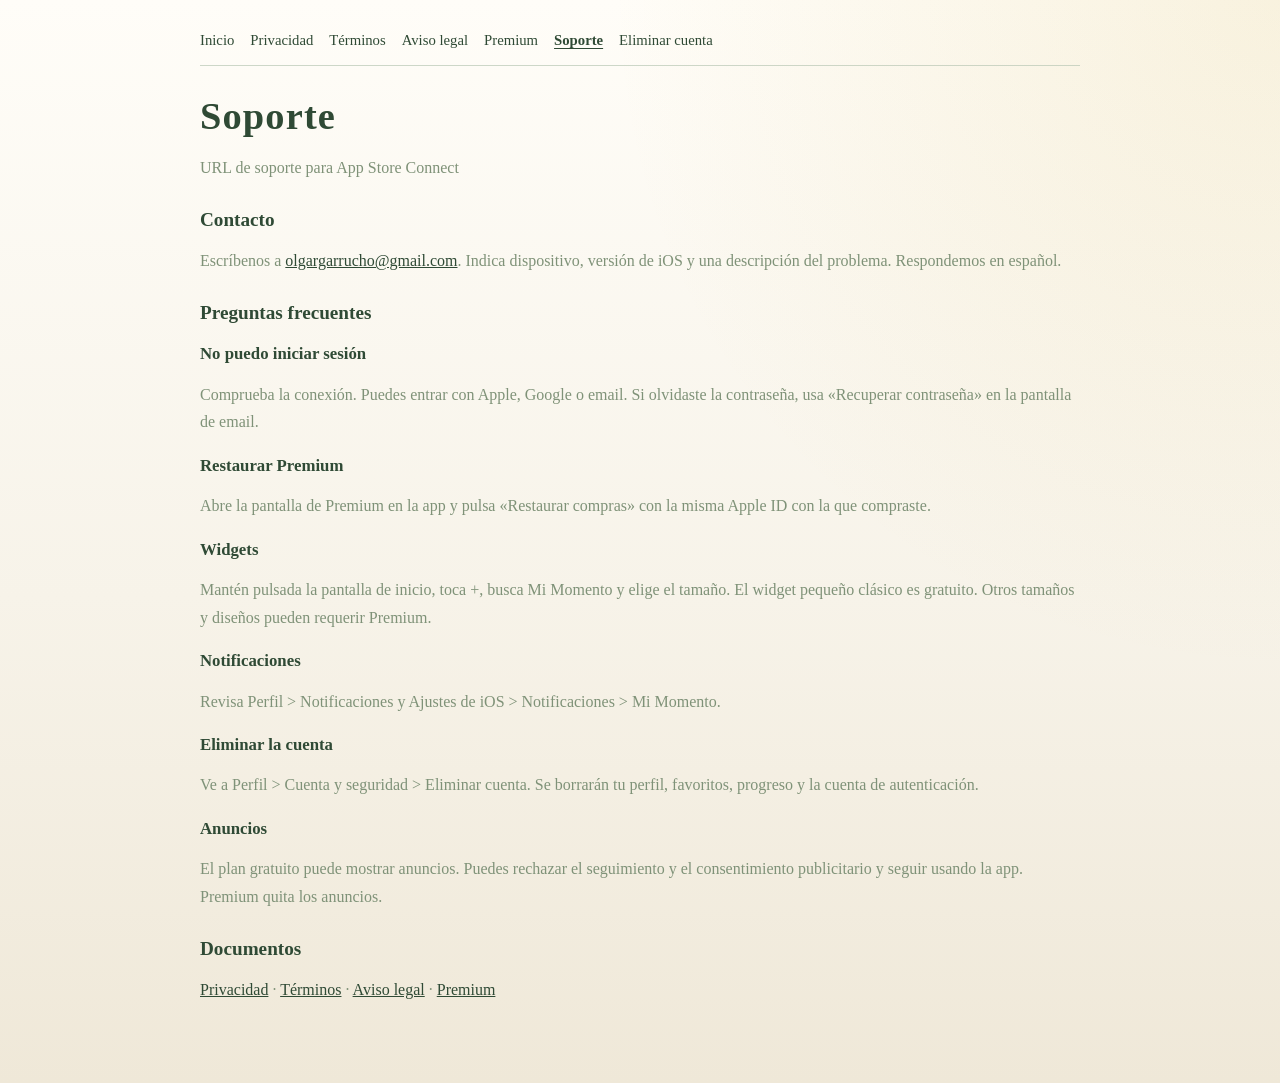
<file: support.html>
<!DOCTYPE html>
<html lang="es">
<head>
  <meta charset="UTF-8">
  <meta name="viewport" content="width=device-width, initial-scale=1.0">
  <meta name="description" content="Soporte de Mi Momento. Contacto, preguntas frecuentes y ayuda para la app iOS.">
  <title>Soporte · Mi Momento</title>
  <link rel="stylesheet" href="assets/styles.css">
</head>
<body>
  <main class="wrap legal">
    <nav class="legal-nav" aria-label="Documentos legales">
      <a href="index.html">Inicio</a>
      <a href="privacy.html">Privacidad</a>
      <a href="terms.html">Términos</a>
      <a href="legal.html">Aviso legal</a>
      <a href="premium.html">Premium</a>
      <a href="support.html" aria-current="page">Soporte</a>
      <a href="delete.html">Eliminar cuenta</a>
    </nav>

    <h1>Soporte</h1>
    <p class="meta">URL de soporte para App Store Connect</p>

    <h2>Contacto</h2>
    <p>Escríbenos a <a href="mailto:olgargarrucho@gmail.com">olgargarrucho@gmail.com</a>. Indica dispositivo, versión de iOS y una descripción del problema. Respondemos en español.</p>

    <h2>Preguntas frecuentes</h2>
    <h3>No puedo iniciar sesión</h3>
    <p>Comprueba la conexión. Puedes entrar con Apple, Google o email. Si olvidaste la contraseña, usa «Recuperar contraseña» en la pantalla de email.</p>

    <h3>Restaurar Premium</h3>
    <p>Abre la pantalla de Premium en la app y pulsa «Restaurar compras» con la misma Apple ID con la que compraste.</p>

    <h3>Widgets</h3>
    <p>Mantén pulsada la pantalla de inicio, toca +, busca Mi Momento y elige el tamaño. El widget pequeño clásico es gratuito. Otros tamaños y diseños pueden requerir Premium.</p>

    <h3>Notificaciones</h3>
    <p>Revisa Perfil &gt; Notificaciones y Ajustes de iOS &gt; Notificaciones &gt; Mi Momento.</p>

    <h3>Eliminar la cuenta</h3>
    <p>Ve a Perfil &gt; Cuenta y seguridad &gt; Eliminar cuenta. Se borrarán tu perfil, favoritos, progreso y la cuenta de autenticación.</p>

    <h3>Anuncios</h3>
    <p>El plan gratuito puede mostrar anuncios. Puedes rechazar el seguimiento y el consentimiento publicitario y seguir usando la app. Premium quita los anuncios.</p>

    <h2>Documentos</h2>
    <p>
      <a href="privacy.html">Privacidad</a> ·
      <a href="terms.html">Términos</a> ·
      <a href="legal.html">Aviso legal</a> ·
      <a href="premium.html">Premium</a>
    </p>
  </main>
</body>
</html>
</file>
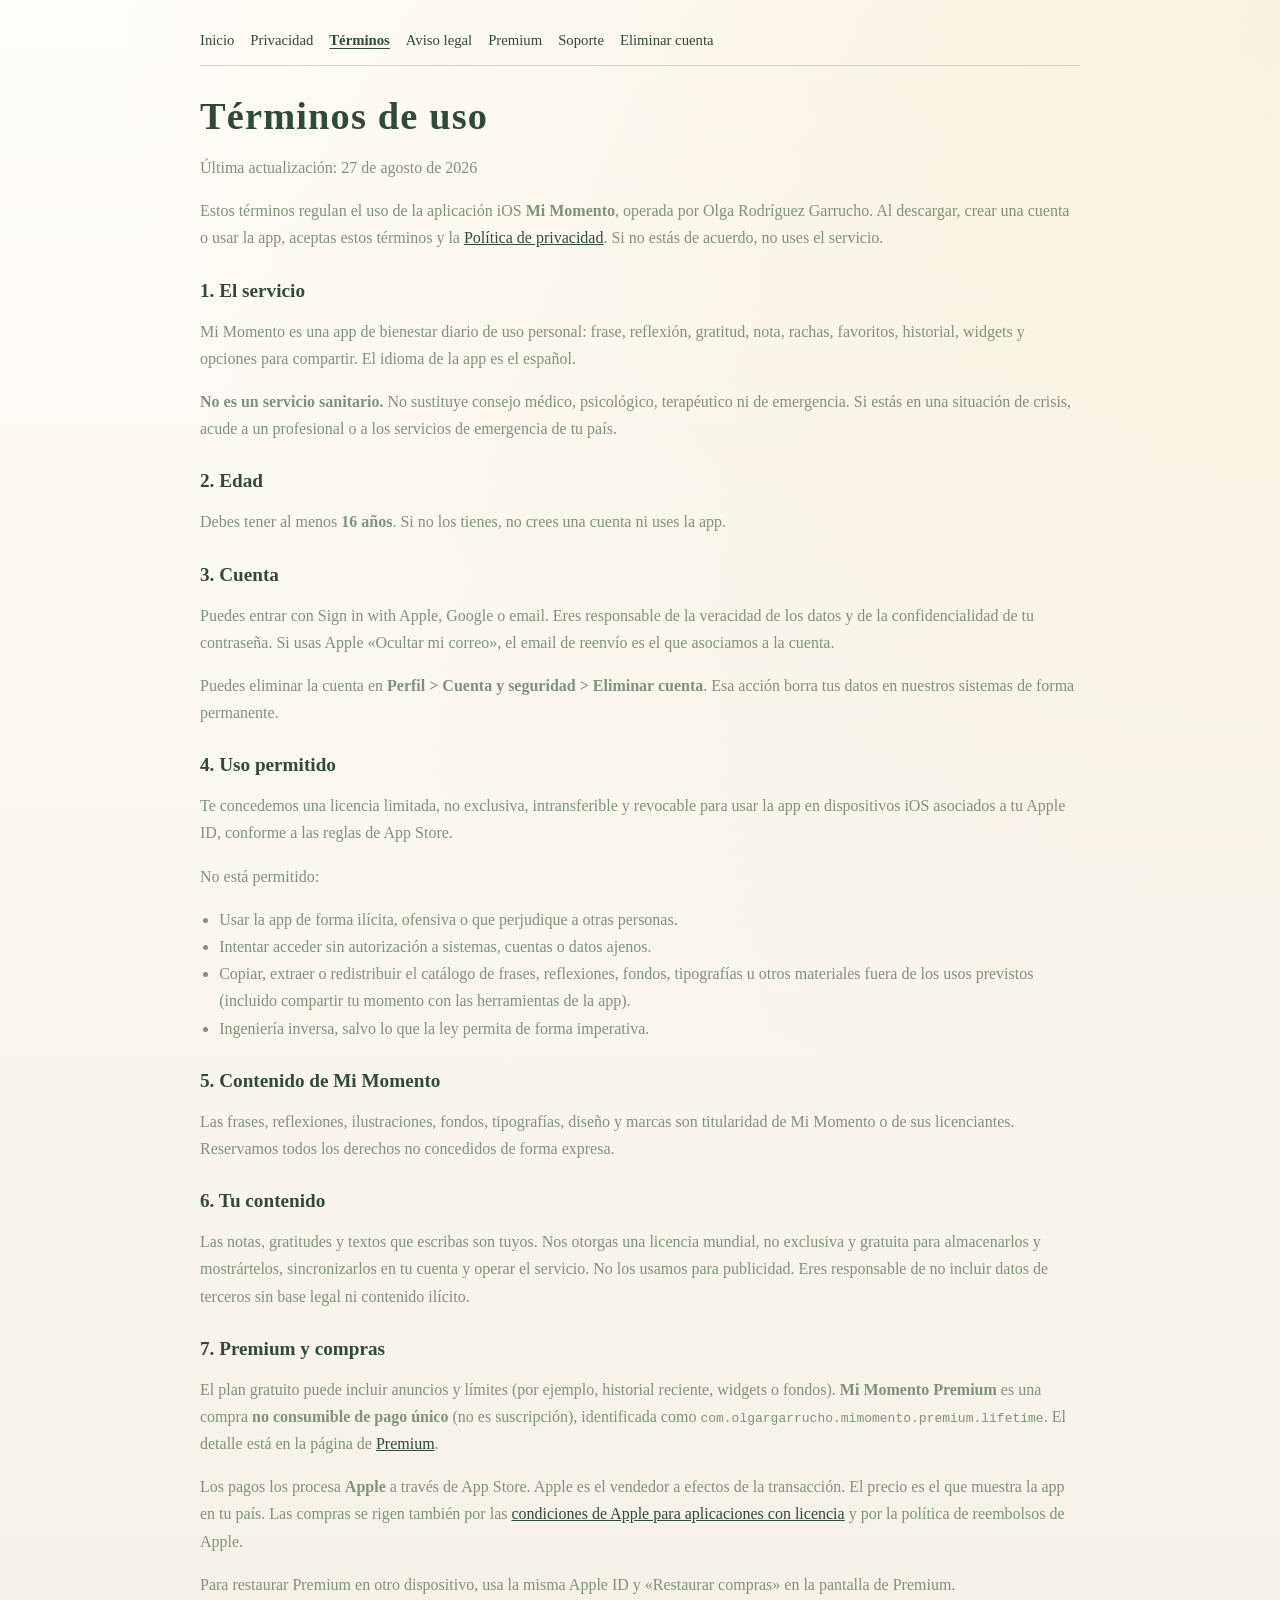
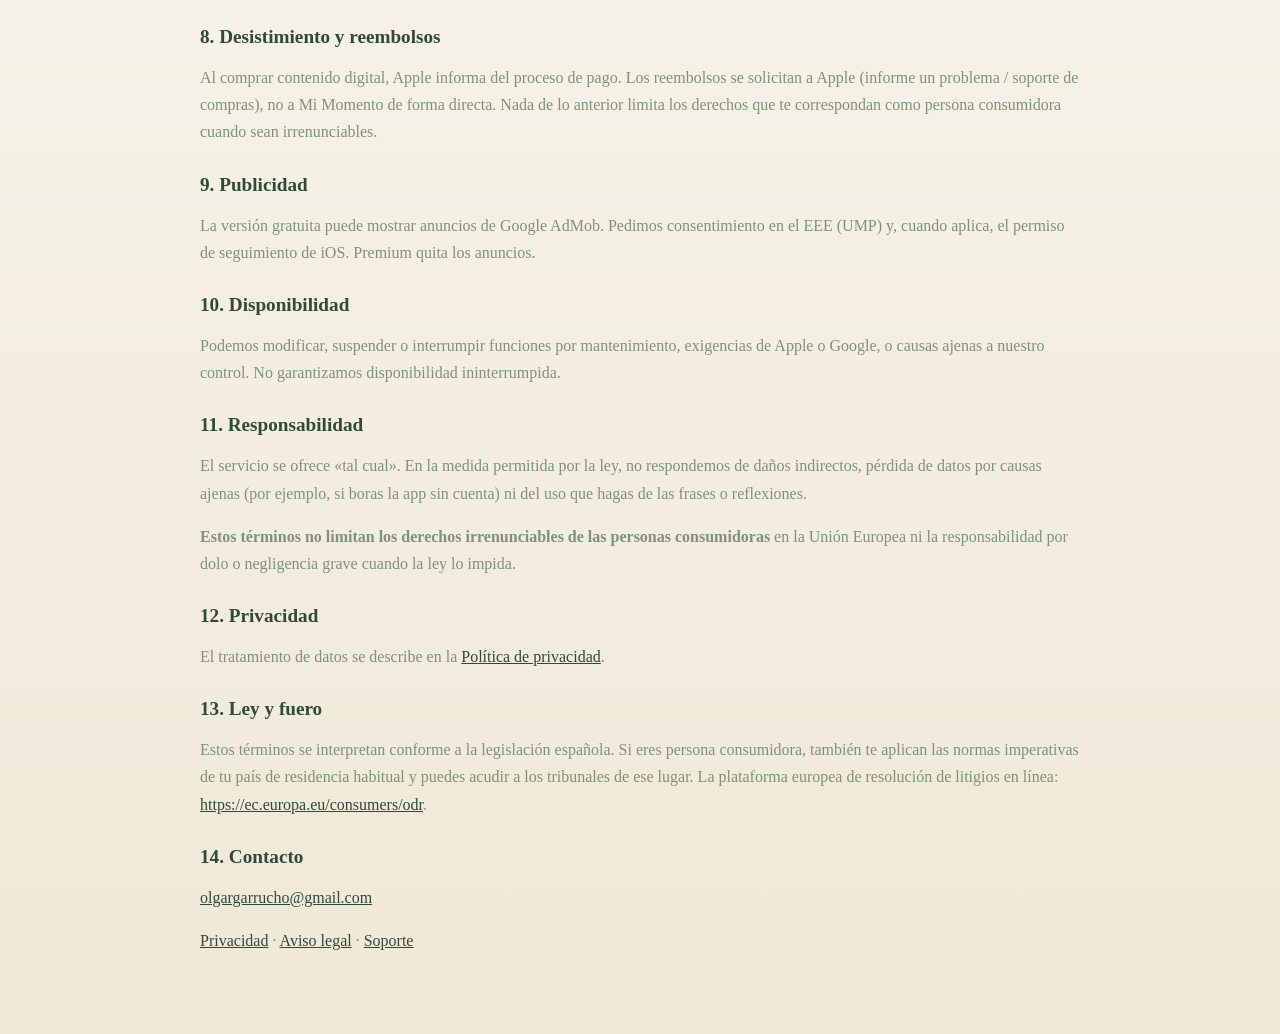
<file: terms.html>
<!DOCTYPE html>
<html lang="es">
<head>
  <meta charset="UTF-8">
  <meta name="viewport" content="width=device-width, initial-scale=1.0">
  <meta name="description" content="Términos de uso de Mi Momento. Condiciones del servicio, Premium, publicidad y derechos de las personas consumidoras.">
  <title>Términos de uso · Mi Momento</title>
  <link rel="stylesheet" href="assets/styles.css">
</head>
<body>
  <main class="wrap legal">
    <nav class="legal-nav" aria-label="Documentos legales">
      <a href="index.html">Inicio</a>
      <a href="privacy.html">Privacidad</a>
      <a href="terms.html" aria-current="page">Términos</a>
      <a href="legal.html">Aviso legal</a>
      <a href="premium.html">Premium</a>
      <a href="support.html">Soporte</a>
      <a href="delete.html">Eliminar cuenta</a>
    </nav>

    <h1>Términos de uso</h1>
    <p class="meta">Última actualización: 27 de agosto de 2026</p>
    <p>Estos términos regulan el uso de la aplicación iOS <strong>Mi Momento</strong>, operada por Olga Rodríguez Garrucho. Al descargar, crear una cuenta o usar la app, aceptas estos términos y la <a href="privacy.html">Política de privacidad</a>. Si no estás de acuerdo, no uses el servicio.</p>

    <h2>1. El servicio</h2>
    <p>Mi Momento es una app de bienestar diario de uso personal: frase, reflexión, gratitud, nota, rachas, favoritos, historial, widgets y opciones para compartir. El idioma de la app es el español.</p>
    <p><strong>No es un servicio sanitario.</strong> No sustituye consejo médico, psicológico, terapéutico ni de emergencia. Si estás en una situación de crisis, acude a un profesional o a los servicios de emergencia de tu país.</p>

    <h2>2. Edad</h2>
    <p>Debes tener al menos <strong>16 años</strong>. Si no los tienes, no crees una cuenta ni uses la app.</p>

    <h2>3. Cuenta</h2>
    <p>Puedes entrar con Sign in with Apple, Google o email. Eres responsable de la veracidad de los datos y de la confidencialidad de tu contraseña. Si usas Apple «Ocultar mi correo», el email de reenvío es el que asociamos a la cuenta.</p>
    <p>Puedes eliminar la cuenta en <strong>Perfil &gt; Cuenta y seguridad &gt; Eliminar cuenta</strong>. Esa acción borra tus datos en nuestros sistemas de forma permanente.</p>

    <h2>4. Uso permitido</h2>
    <p>Te concedemos una licencia limitada, no exclusiva, intransferible y revocable para usar la app en dispositivos iOS asociados a tu Apple ID, conforme a las reglas de App Store.</p>
    <p>No está permitido:</p>
    <ul>
      <li>Usar la app de forma ilícita, ofensiva o que perjudique a otras personas.</li>
      <li>Intentar acceder sin autorización a sistemas, cuentas o datos ajenos.</li>
      <li>Copiar, extraer o redistribuir el catálogo de frases, reflexiones, fondos, tipografías u otros materiales fuera de los usos previstos (incluido compartir tu momento con las herramientas de la app).</li>
      <li>Ingeniería inversa, salvo lo que la ley permita de forma imperativa.</li>
    </ul>

    <h2>5. Contenido de Mi Momento</h2>
    <p>Las frases, reflexiones, ilustraciones, fondos, tipografías, diseño y marcas son titularidad de Mi Momento o de sus licenciantes. Reservamos todos los derechos no concedidos de forma expresa.</p>

    <h2>6. Tu contenido</h2>
    <p>Las notas, gratitudes y textos que escribas son tuyos. Nos otorgas una licencia mundial, no exclusiva y gratuita para almacenarlos y mostrártelos, sincronizarlos en tu cuenta y operar el servicio. No los usamos para publicidad. Eres responsable de no incluir datos de terceros sin base legal ni contenido ilícito.</p>

    <h2>7. Premium y compras</h2>
    <p>El plan gratuito puede incluir anuncios y límites (por ejemplo, historial reciente, widgets o fondos). <strong>Mi Momento Premium</strong> es una compra <strong>no consumible de pago único</strong> (no es suscripción), identificada como <code>com.olgargarrucho.mimomento.premium.lifetime</code>. El detalle está en la página de <a href="premium.html">Premium</a>.</p>
    <p>Los pagos los procesa <strong>Apple</strong> a través de App Store. Apple es el vendedor a efectos de la transacción. El precio es el que muestra la app en tu país. Las compras se rigen también por las <a href="https://www.apple.com/legal/internet-services/itunes/dev/stdeula/">condiciones de Apple para aplicaciones con licencia</a> y por la política de reembolsos de Apple.</p>
    <p>Para restaurar Premium en otro dispositivo, usa la misma Apple ID y «Restaurar compras» en la pantalla de Premium.</p>

    <h2>8. Desistimiento y reembolsos</h2>
    <p>Al comprar contenido digital, Apple informa del proceso de pago. Los reembolsos se solicitan a Apple (informe un problema / soporte de compras), no a Mi Momento de forma directa. Nada de lo anterior limita los derechos que te correspondan como persona consumidora cuando sean irrenunciables.</p>

    <h2>9. Publicidad</h2>
    <p>La versión gratuita puede mostrar anuncios de Google AdMob. Pedimos consentimiento en el EEE (UMP) y, cuando aplica, el permiso de seguimiento de iOS. Premium quita los anuncios.</p>

    <h2>10. Disponibilidad</h2>
    <p>Podemos modificar, suspender o interrumpir funciones por mantenimiento, exigencias de Apple o Google, o causas ajenas a nuestro control. No garantizamos disponibilidad ininterrumpida.</p>

    <h2>11. Responsabilidad</h2>
    <p>El servicio se ofrece «tal cual». En la medida permitida por la ley, no respondemos de daños indirectos, pérdida de datos por causas ajenas (por ejemplo, si boras la app sin cuenta) ni del uso que hagas de las frases o reflexiones.</p>
    <p><strong>Estos términos no limitan los derechos irrenunciables de las personas consumidoras</strong> en la Unión Europea ni la responsabilidad por dolo o negligencia grave cuando la ley lo impida.</p>

    <h2>12. Privacidad</h2>
    <p>El tratamiento de datos se describe en la <a href="privacy.html">Política de privacidad</a>.</p>

    <h2>13. Ley y fuero</h2>
    <p>Estos términos se interpretan conforme a la legislación española. Si eres persona consumidora, también te aplican las normas imperativas de tu país de residencia habitual y puedes acudir a los tribunales de ese lugar. La plataforma europea de resolución de litigios en línea: <a href="https://ec.europa.eu/consumers/odr">https://ec.europa.eu/consumers/odr</a>.</p>

    <h2>14. Contacto</h2>
    <p><a href="mailto:olgargarrucho@gmail.com">olgargarrucho@gmail.com</a></p>

    <p class="meta">
      <a href="privacy.html">Privacidad</a> ·
      <a href="legal.html">Aviso legal</a> ·
      <a href="support.html">Soporte</a>
    </p>
  </main>
</body>
</html>
</file>
<file: assets/styles.css>
:root {
  --forest: #2f4a35;
  --forest-deep: #1e3328;
  --sage: #7f9278;
  --soft-sage: #b9c8b5;
  --cream: #f7f3e9;
  --card: #fffdf8;
  --gold: #c9a227;
  --text: #2f4a35;
  --muted: #7f9278;
}

* {
  box-sizing: border-box;
}

body {
  margin: 0;
  font-family: Georgia, "Times New Roman", serif;
  color: var(--text);
  background:
    radial-gradient(circle at top right, rgba(201, 162, 39, 0.12), transparent 40%),
    linear-gradient(180deg, #fffdf8 0%, var(--cream) 55%, #efe8d8 100%);
  min-height: 100vh;
}

a {
  color: var(--forest);
}

.wrap {
  max-width: 920px;
  margin: 0 auto;
  padding: 32px 20px 64px;
}

.hero {
  text-align: center;
  padding: 28px 0 36px;
}

.badge {
  display: inline-block;
  padding: 6px 14px;
  border: 1px solid rgba(47, 74, 53, 0.25);
  border-radius: 999px;
  color: var(--forest);
  font-size: 12px;
  letter-spacing: 0.12em;
  text-transform: uppercase;
}

h1 {
  margin: 18px 0 10px;
  font-size: clamp(2rem, 5vw, 3rem);
  color: var(--forest);
  letter-spacing: 0.03em;
}

.lead {
  margin: 0 auto;
  max-width: 640px;
  font-size: 1.05rem;
  line-height: 1.7;
  color: var(--muted);
}

.card {
  background: rgba(255, 253, 248, 0.86);
  border: 1.5px solid rgba(185, 200, 181, 0.7);
  border-radius: 18px;
  padding: 24px;
  margin-top: 24px;
}

.grid {
  display: grid;
  gap: 16px;
}

@media (min-width: 720px) {
  .grid-3 {
    grid-template-columns: repeat(3, 1fr);
  }
}

.feature h3,
.card h2,
.card h3 {
  color: var(--forest);
  margin-top: 0;
}

.feature p,
.card p,
.card li {
  color: var(--muted);
  line-height: 1.65;
}

.nav {
  display: flex;
  flex-wrap: wrap;
  gap: 12px;
  justify-content: center;
  margin-top: 28px;
}

.button {
  display: inline-block;
  padding: 12px 18px;
  border-radius: 12px;
  border: 1.5px solid rgba(47, 74, 53, 0.35);
  color: #fff;
  background: linear-gradient(180deg, #3b5a42, var(--forest));
  text-decoration: none;
  font-weight: 700;
}

.button.secondary {
  background: transparent;
  color: var(--forest);
}

footer {
  margin-top: 40px;
  text-align: center;
  color: var(--muted);
  font-size: 0.92rem;
}

.legal h1 {
  color: var(--forest);
  font-size: clamp(1.8rem, 4vw, 2.4rem);
  margin-bottom: 8px;
}

.legal h2 {
  color: var(--forest);
  font-size: 1.2rem;
  margin-top: 28px;
}

.legal h3 {
  color: var(--forest);
  font-size: 1.05rem;
  margin-top: 20px;
}

.legal p,
.legal li {
  color: var(--muted);
  line-height: 1.7;
}

.legal-nav {
  display: flex;
  flex-wrap: wrap;
  gap: 10px 16px;
  margin: 0 0 28px;
  padding-bottom: 16px;
  border-bottom: 1px solid rgba(185, 200, 181, 0.7);
  font-size: 0.92rem;
}

.legal-nav a {
  text-decoration: none;
  color: var(--forest);
}

.legal-nav a[aria-current="page"] {
  font-weight: 700;
  text-decoration: underline;
  text-underline-offset: 3px;
}

.legal table {
  width: 100%;
  border-collapse: collapse;
  margin: 12px 0 20px;
  background: rgba(255, 253, 248, 0.7);
  border-radius: 12px;
  overflow: hidden;
}

.legal th,
.legal td {
  text-align: left;
  vertical-align: top;
  padding: 10px 12px;
  border-bottom: 1px solid rgba(185, 200, 181, 0.5);
  font-size: 0.95rem;
  line-height: 1.5;
}

.legal th {
  color: var(--forest);
  font-weight: 700;
}

.legal td {
  color: var(--muted);
}

.legal ul,
.legal ol {
  padding-left: 1.2rem;
}
</file>
